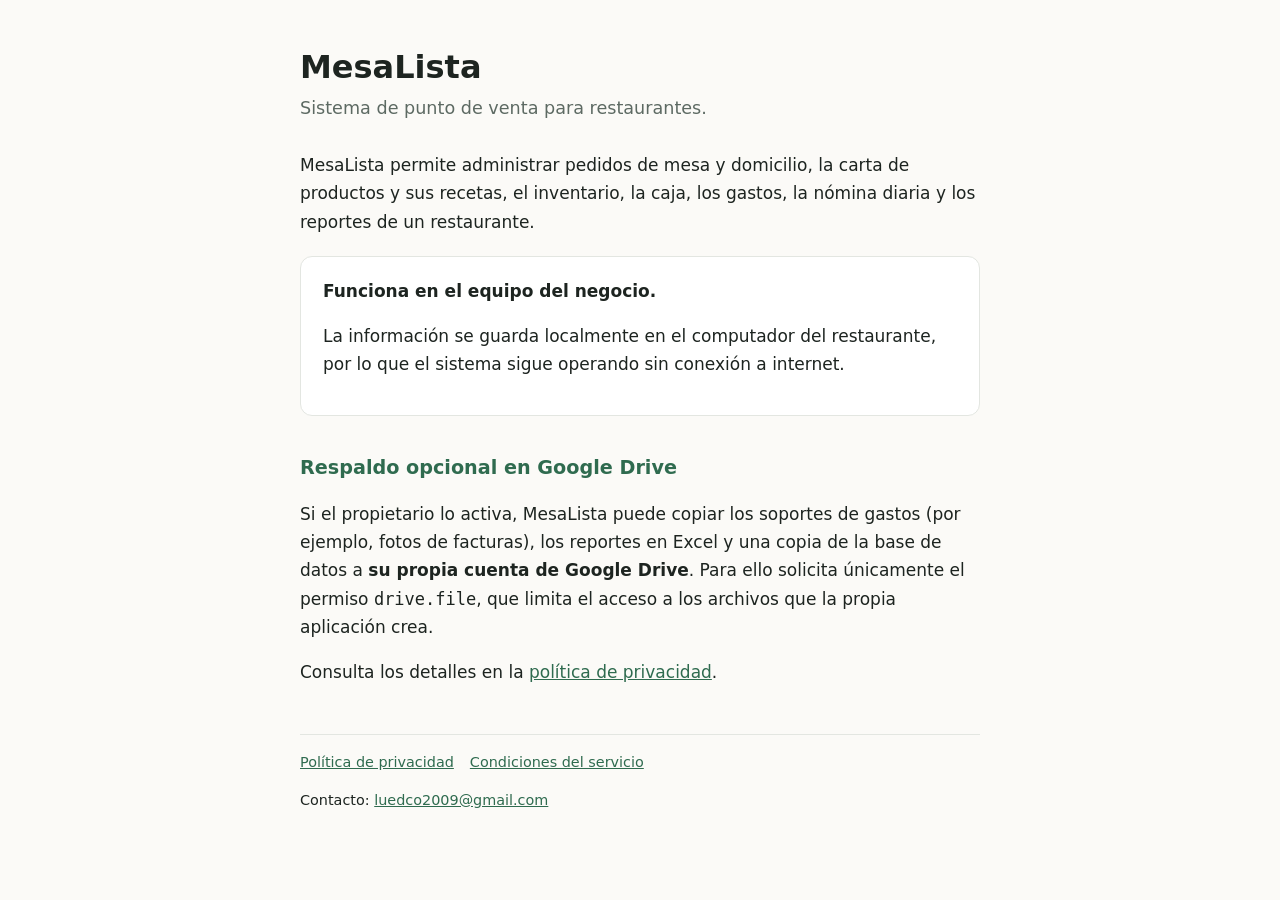
<file: index.html>
<!doctype html>
<html lang="es">
<head>
<meta charset="utf-8">
<meta name="viewport" content="width=device-width,initial-scale=1">
<title>MesaLista · Punto de venta para restaurantes</title>
<meta name="description" content="MesaLista es un sistema de punto de venta para restaurantes que funciona en el equipo del local y puede respaldar su información en el Google Drive del propietario.">
<link rel="stylesheet" href="style.css">
</head>
<body>
<main>
  <h1>MesaLista</h1>
  <p class="lead">Sistema de punto de venta para restaurantes.</p>

  <p>MesaLista permite administrar pedidos de mesa y domicilio, la carta de productos y sus recetas, el inventario, la caja, los gastos, la nómina diaria y los reportes de un restaurante.</p>

  <div class="card">
    <strong>Funciona en el equipo del negocio.</strong>
    <p>La información se guarda localmente en el computador del restaurante, por lo que el sistema sigue operando sin conexión a internet.</p>
  </div>

  <h2>Respaldo opcional en Google Drive</h2>
  <p>Si el propietario lo activa, MesaLista puede copiar los soportes de gastos (por ejemplo, fotos de facturas), los reportes en Excel y una copia de la base de datos a <strong>su propia cuenta de Google Drive</strong>. Para ello solicita únicamente el permiso <code>drive.file</code>, que limita el acceso a los archivos que la propia aplicación crea.</p>
  <p>Consulta los detalles en la <a href="privacidad.html">política de privacidad</a>.</p>

  <footer>
    <nav><a href="privacidad.html">Política de privacidad</a><a href="terminos.html">Condiciones del servicio</a></nav>
    <p>Contacto: <a href="mailto:luedco2009@gmail.com">luedco2009@gmail.com</a></p>
  </footer>
</main>
</body>
</html>
</file>
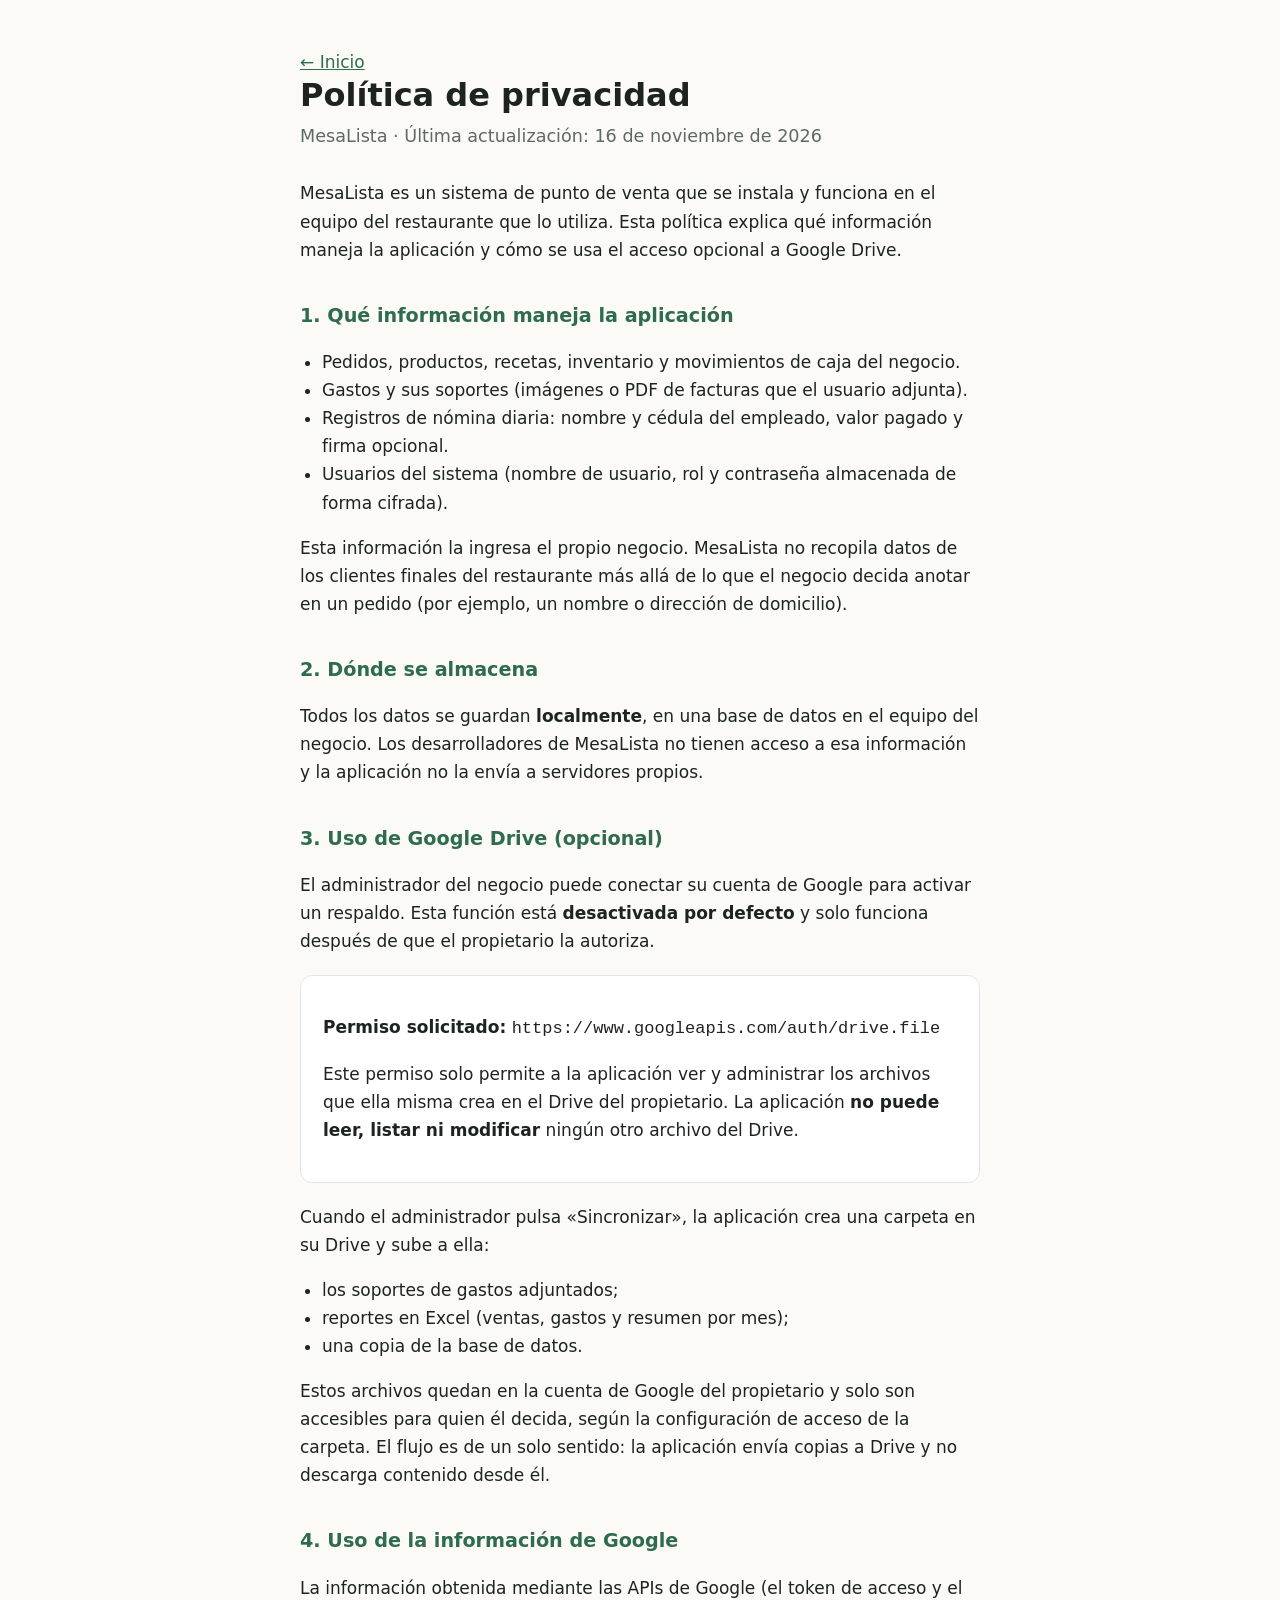
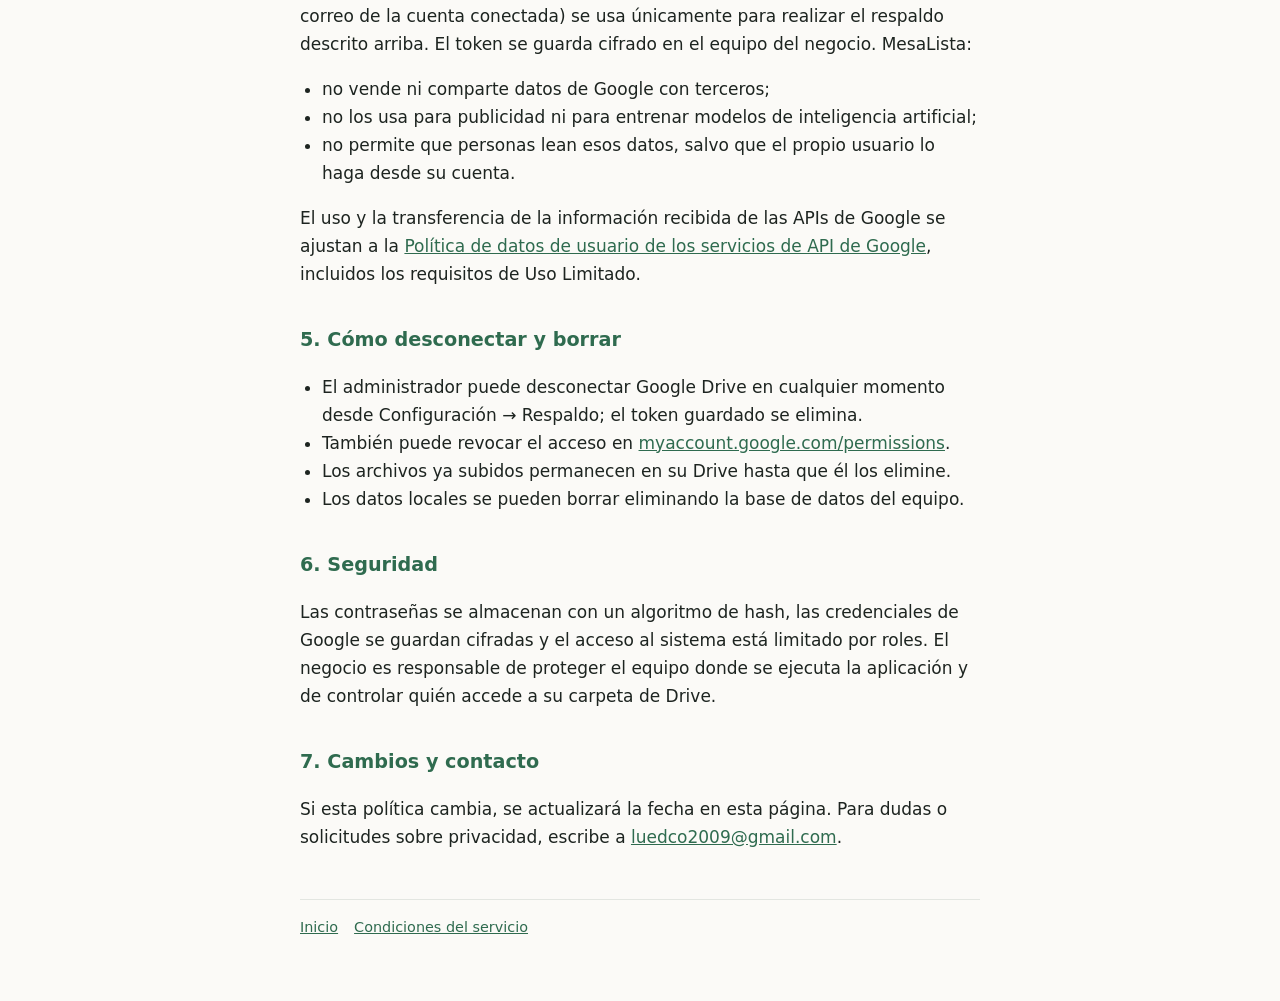
<file: privacidad.html>
<!doctype html>
<html lang="es">
<head>
<meta charset="utf-8">
<meta name="viewport" content="width=device-width,initial-scale=1">
<title>Política de privacidad · MesaLista</title>
<meta name="description" content="Política de privacidad de MesaLista: qué datos maneja, cómo se usa el acceso a Google Drive y cómo revocarlo.">
<link rel="stylesheet" href="style.css">
</head>
<body>
<main>
  <nav><a href="index.html">&larr; Inicio</a></nav>
  <h1>Política de privacidad</h1>
  <p class="lead">MesaLista · Última actualización: 16 de noviembre de 2026</p>

  <p>MesaLista es un sistema de punto de venta que se instala y funciona en el equipo del restaurante que lo utiliza. Esta política explica qué información maneja la aplicación y cómo se usa el acceso opcional a Google Drive.</p>

  <h2>1. Qué información maneja la aplicación</h2>
  <ul>
    <li>Pedidos, productos, recetas, inventario y movimientos de caja del negocio.</li>
    <li>Gastos y sus soportes (imágenes o PDF de facturas que el usuario adjunta).</li>
    <li>Registros de nómina diaria: nombre y cédula del empleado, valor pagado y firma opcional.</li>
    <li>Usuarios del sistema (nombre de usuario, rol y contraseña almacenada de forma cifrada).</li>
  </ul>
  <p>Esta información la ingresa el propio negocio. MesaLista no recopila datos de los clientes finales del restaurante más allá de lo que el negocio decida anotar en un pedido (por ejemplo, un nombre o dirección de domicilio).</p>

  <h2>2. Dónde se almacena</h2>
  <p>Todos los datos se guardan <strong>localmente</strong>, en una base de datos en el equipo del negocio. Los desarrolladores de MesaLista no tienen acceso a esa información y la aplicación no la envía a servidores propios.</p>

  <h2>3. Uso de Google Drive (opcional)</h2>
  <p>El administrador del negocio puede conectar su cuenta de Google para activar un respaldo. Esta función está <strong>desactivada por defecto</strong> y solo funciona después de que el propietario la autoriza.</p>
  <div class="card">
    <p><strong>Permiso solicitado:</strong> <code>https://www.googleapis.com/auth/drive.file</code></p>
    <p>Este permiso solo permite a la aplicación ver y administrar los archivos que ella misma crea en el Drive del propietario. La aplicación <strong>no puede leer, listar ni modificar</strong> ningún otro archivo del Drive.</p>
  </div>
  <p>Cuando el administrador pulsa «Sincronizar», la aplicación crea una carpeta en su Drive y sube a ella:</p>
  <ul>
    <li>los soportes de gastos adjuntados;</li>
    <li>reportes en Excel (ventas, gastos y resumen por mes);</li>
    <li>una copia de la base de datos.</li>
  </ul>
  <p>Estos archivos quedan en la cuenta de Google del propietario y solo son accesibles para quien él decida, según la configuración de acceso de la carpeta. El flujo es de un solo sentido: la aplicación envía copias a Drive y no descarga contenido desde él.</p>

  <h2>4. Uso de la información de Google</h2>
  <p>La información obtenida mediante las APIs de Google (el token de acceso y el correo de la cuenta conectada) se usa únicamente para realizar el respaldo descrito arriba. El token se guarda cifrado en el equipo del negocio. MesaLista:</p>
  <ul>
    <li>no vende ni comparte datos de Google con terceros;</li>
    <li>no los usa para publicidad ni para entrenar modelos de inteligencia artificial;</li>
    <li>no permite que personas lean esos datos, salvo que el propio usuario lo haga desde su cuenta.</li>
  </ul>
  <p>El uso y la transferencia de la información recibida de las APIs de Google se ajustan a la <a href="https://developers.google.com/terms/api-services-user-data-policy">Política de datos de usuario de los servicios de API de Google</a>, incluidos los requisitos de Uso Limitado.</p>

  <h2>5. Cómo desconectar y borrar</h2>
  <ul>
    <li>El administrador puede desconectar Google Drive en cualquier momento desde Configuración → Respaldo; el token guardado se elimina.</li>
    <li>También puede revocar el acceso en <a href="https://myaccount.google.com/permissions">myaccount.google.com/permissions</a>.</li>
    <li>Los archivos ya subidos permanecen en su Drive hasta que él los elimine.</li>
    <li>Los datos locales se pueden borrar eliminando la base de datos del equipo.</li>
  </ul>

  <h2>6. Seguridad</h2>
  <p>Las contraseñas se almacenan con un algoritmo de hash, las credenciales de Google se guardan cifradas y el acceso al sistema está limitado por roles. El negocio es responsable de proteger el equipo donde se ejecuta la aplicación y de controlar quién accede a su carpeta de Drive.</p>

  <h2>7. Cambios y contacto</h2>
  <p>Si esta política cambia, se actualizará la fecha en esta página. Para dudas o solicitudes sobre privacidad, escribe a <a href="mailto:luedco2009@gmail.com">luedco2009@gmail.com</a>.</p>

  <footer><nav><a href="index.html">Inicio</a><a href="terminos.html">Condiciones del servicio</a></nav></footer>
</main>
</body>
</html>
</file>
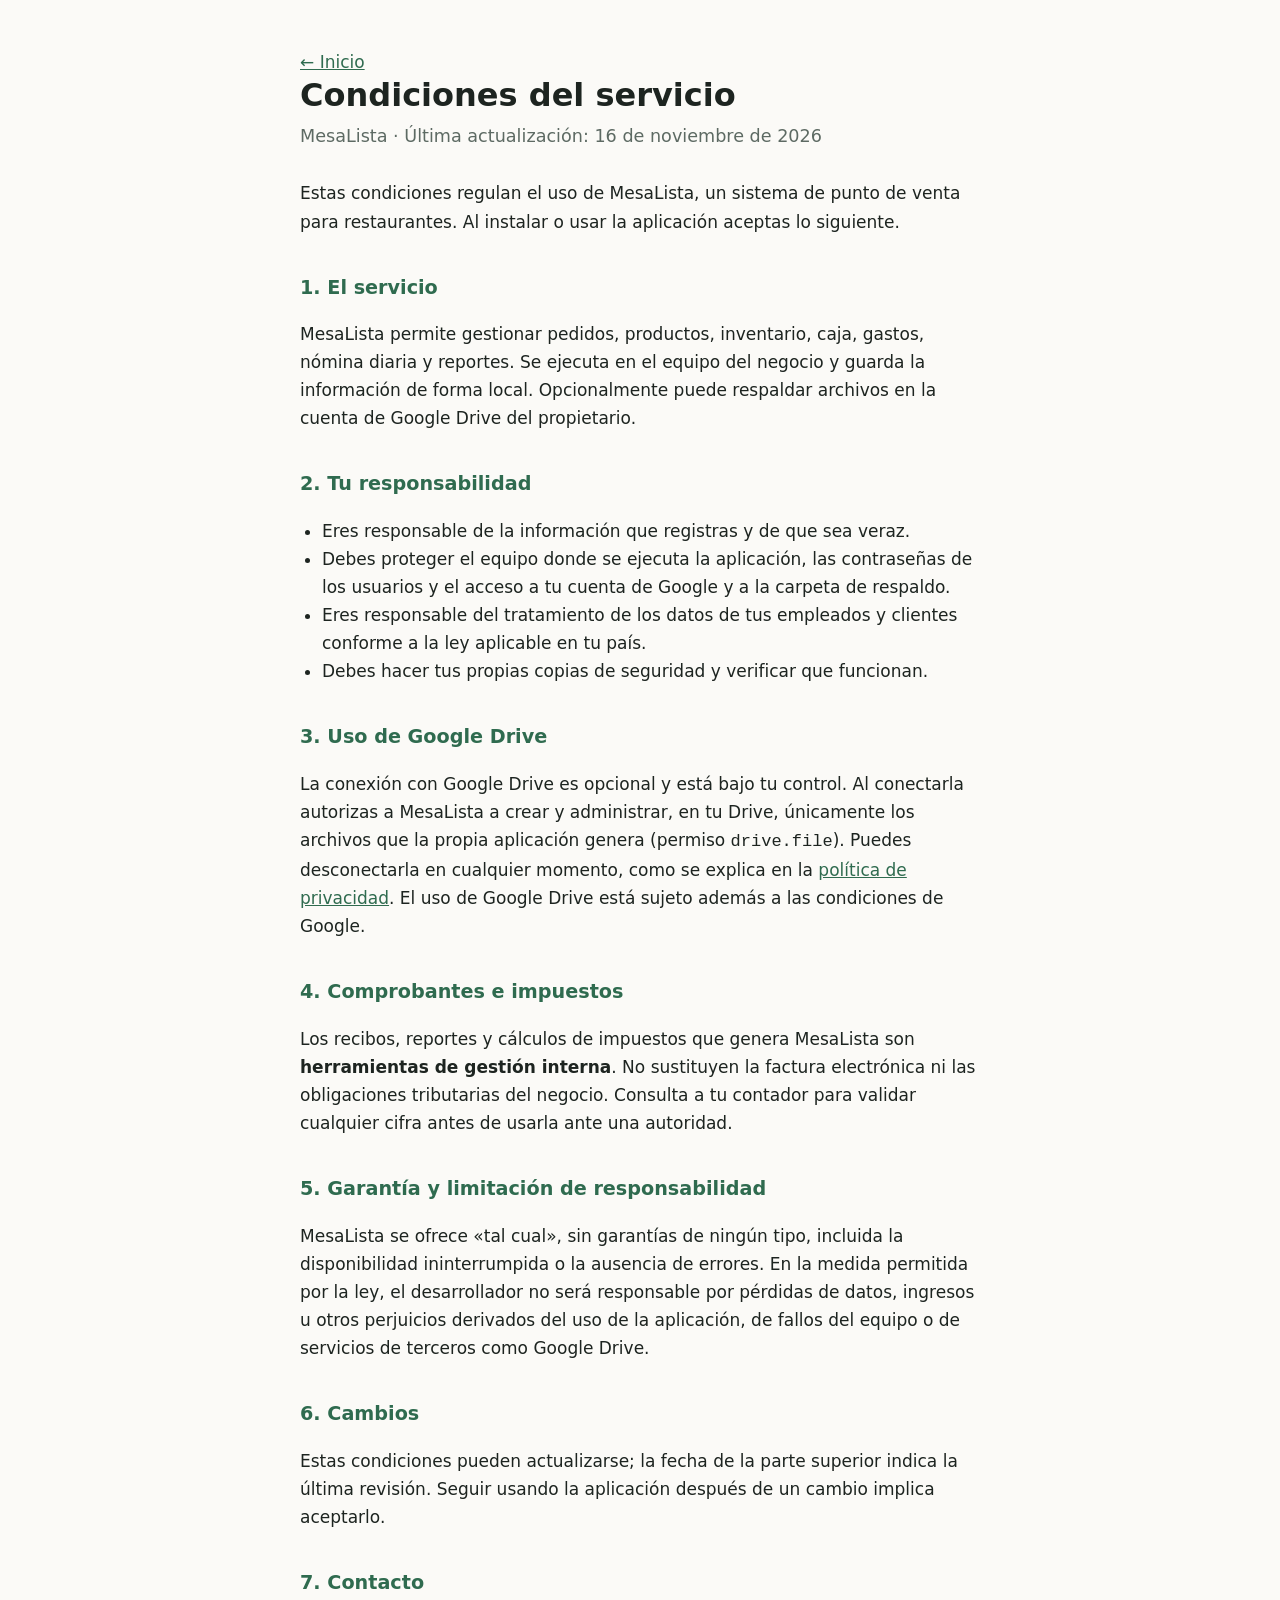
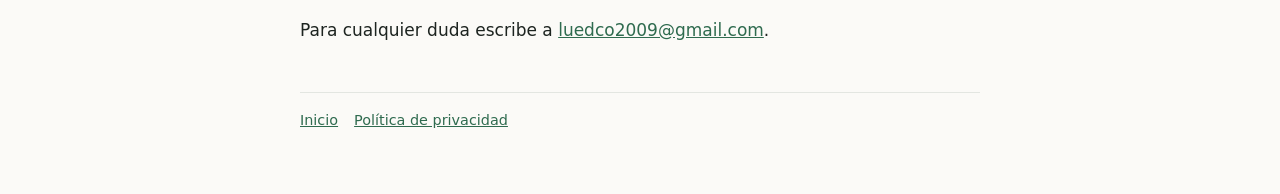
<file: terminos.html>
<!doctype html>
<html lang="es">
<head>
<meta charset="utf-8">
<meta name="viewport" content="width=device-width,initial-scale=1">
<title>Condiciones del servicio · MesaLista</title>
<meta name="description" content="Condiciones del servicio de MesaLista, sistema de punto de venta para restaurantes.">
<link rel="stylesheet" href="style.css">
</head>
<body>
<main>
  <nav><a href="index.html">&larr; Inicio</a></nav>
  <h1>Condiciones del servicio</h1>
  <p class="lead">MesaLista · Última actualización: 16 de noviembre de 2026</p>

  <p>Estas condiciones regulan el uso de MesaLista, un sistema de punto de venta para restaurantes. Al instalar o usar la aplicación aceptas lo siguiente.</p>

  <h2>1. El servicio</h2>
  <p>MesaLista permite gestionar pedidos, productos, inventario, caja, gastos, nómina diaria y reportes. Se ejecuta en el equipo del negocio y guarda la información de forma local. Opcionalmente puede respaldar archivos en la cuenta de Google Drive del propietario.</p>

  <h2>2. Tu responsabilidad</h2>
  <ul>
    <li>Eres responsable de la información que registras y de que sea veraz.</li>
    <li>Debes proteger el equipo donde se ejecuta la aplicación, las contraseñas de los usuarios y el acceso a tu cuenta de Google y a la carpeta de respaldo.</li>
    <li>Eres responsable del tratamiento de los datos de tus empleados y clientes conforme a la ley aplicable en tu país.</li>
    <li>Debes hacer tus propias copias de seguridad y verificar que funcionan.</li>
  </ul>

  <h2>3. Uso de Google Drive</h2>
  <p>La conexión con Google Drive es opcional y está bajo tu control. Al conectarla autorizas a MesaLista a crear y administrar, en tu Drive, únicamente los archivos que la propia aplicación genera (permiso <code>drive.file</code>). Puedes desconectarla en cualquier momento, como se explica en la <a href="privacidad.html">política de privacidad</a>. El uso de Google Drive está sujeto además a las condiciones de Google.</p>

  <h2>4. Comprobantes e impuestos</h2>
  <p>Los recibos, reportes y cálculos de impuestos que genera MesaLista son <strong>herramientas de gestión interna</strong>. No sustituyen la factura electrónica ni las obligaciones tributarias del negocio. Consulta a tu contador para validar cualquier cifra antes de usarla ante una autoridad.</p>

  <h2>5. Garantía y limitación de responsabilidad</h2>
  <p>MesaLista se ofrece «tal cual», sin garantías de ningún tipo, incluida la disponibilidad ininterrumpida o la ausencia de errores. En la medida permitida por la ley, el desarrollador no será responsable por pérdidas de datos, ingresos u otros perjuicios derivados del uso de la aplicación, de fallos del equipo o de servicios de terceros como Google Drive.</p>

  <h2>6. Cambios</h2>
  <p>Estas condiciones pueden actualizarse; la fecha de la parte superior indica la última revisión. Seguir usando la aplicación después de un cambio implica aceptarlo.</p>

  <h2>7. Contacto</h2>
  <p>Para cualquier duda escribe a <a href="mailto:luedco2009@gmail.com">luedco2009@gmail.com</a>.</p>

  <footer><nav><a href="index.html">Inicio</a><a href="privacidad.html">Política de privacidad</a></nav></footer>
</main>
</body>
</html>
</file>
<file: style.css>
:root{--bg:#fbfaf7;--fg:#1d2420;--muted:#5d6a63;--accent:#2f6b4f;--card:#fff;--line:#e3e6e1}
@media (prefers-color-scheme:dark){:root{--bg:#141a17;--fg:#e8ede9;--muted:#a3b0a8;--accent:#6fbf94;--card:#1b2320;--line:#2a3530}}
*{box-sizing:border-box}
body{margin:0;background:var(--bg);color:var(--fg);font:17px/1.65 system-ui,-apple-system,"Segoe UI",Roboto,sans-serif}
main{max-width:720px;margin:0 auto;padding:48px 20px 64px}
h1{font-size:2rem;line-height:1.2;margin:0 0 8px}
h2{font-size:1.2rem;margin:36px 0 8px;color:var(--accent)}
p,li{color:var(--fg)}
.lead{color:var(--muted);font-size:1.1rem;margin:0 0 28px}
.card{background:var(--card);border:1px solid var(--line);border-radius:12px;padding:20px 22px;margin:20px 0}
a{color:var(--accent)}
nav a{margin-right:16px}
footer{margin-top:48px;color:var(--muted);font-size:.9rem;border-top:1px solid var(--line);padding-top:16px}
ul{padding-left:22px}
</file>
